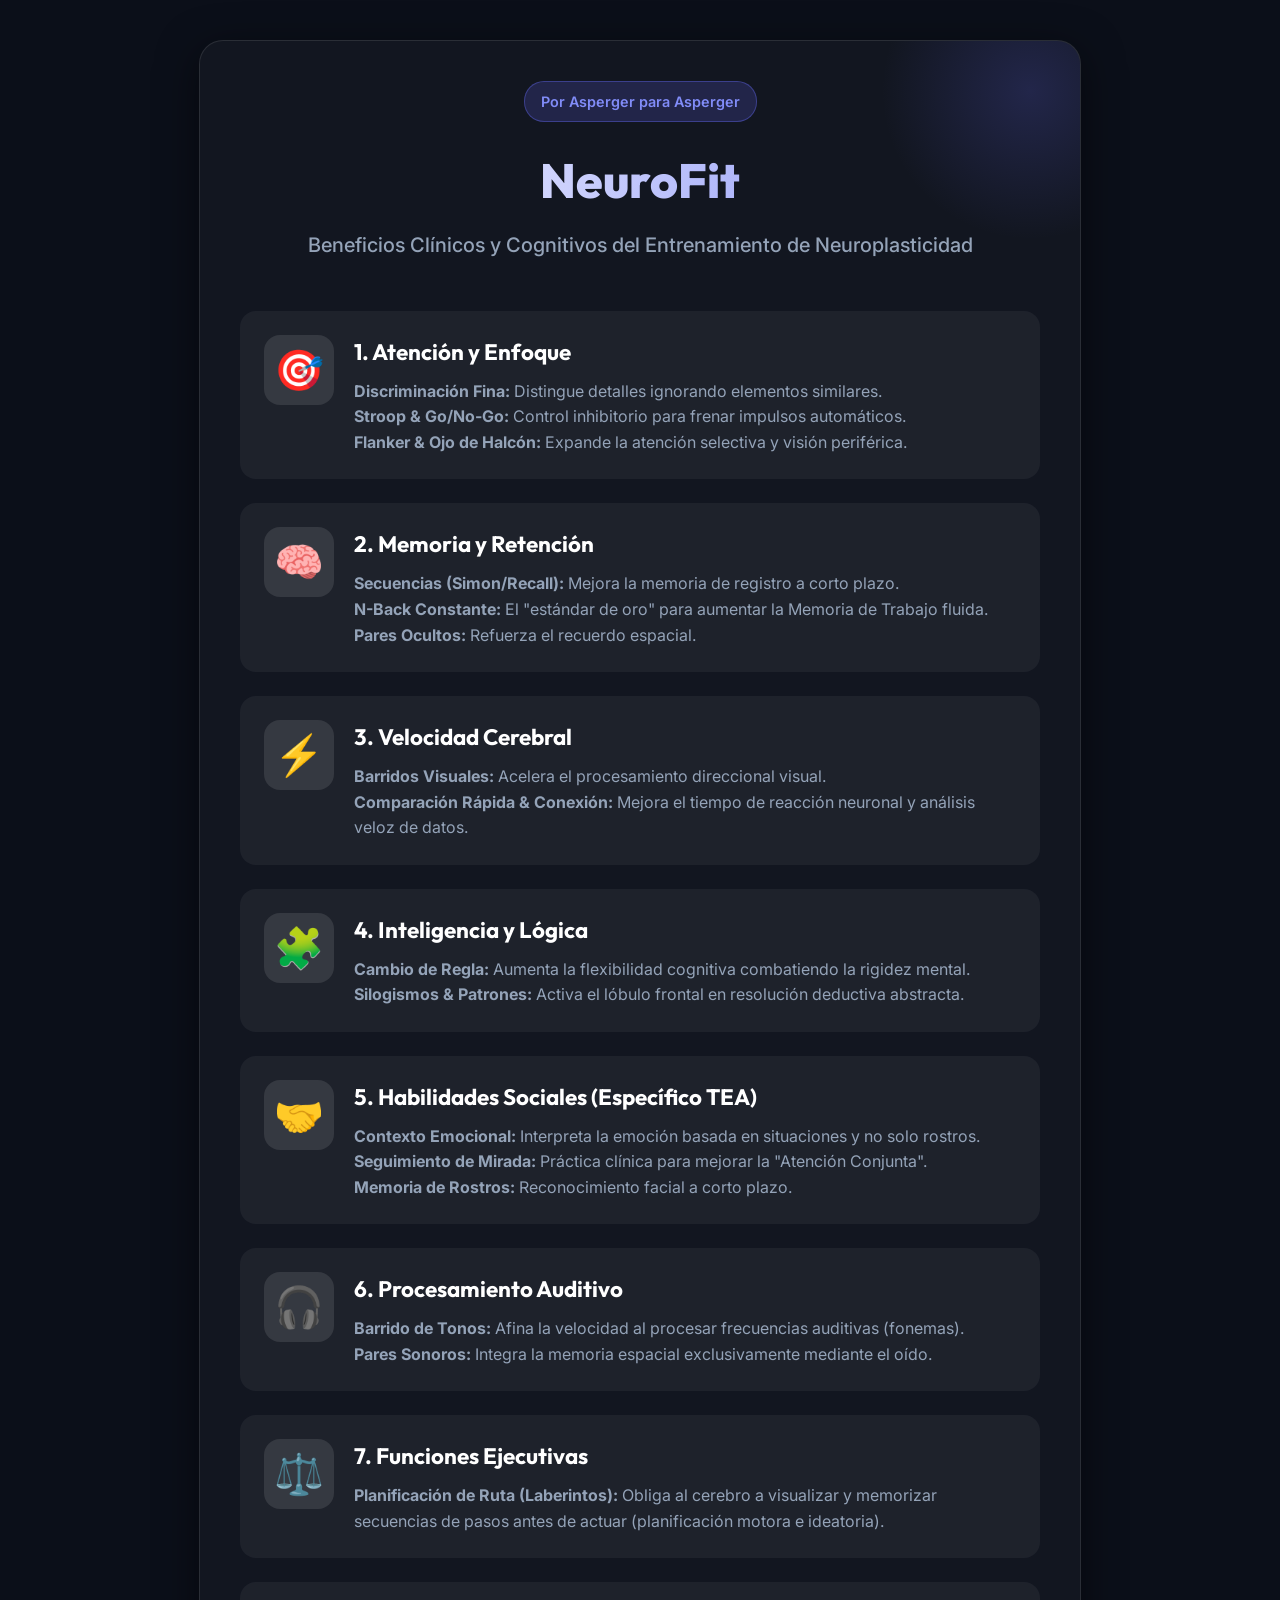
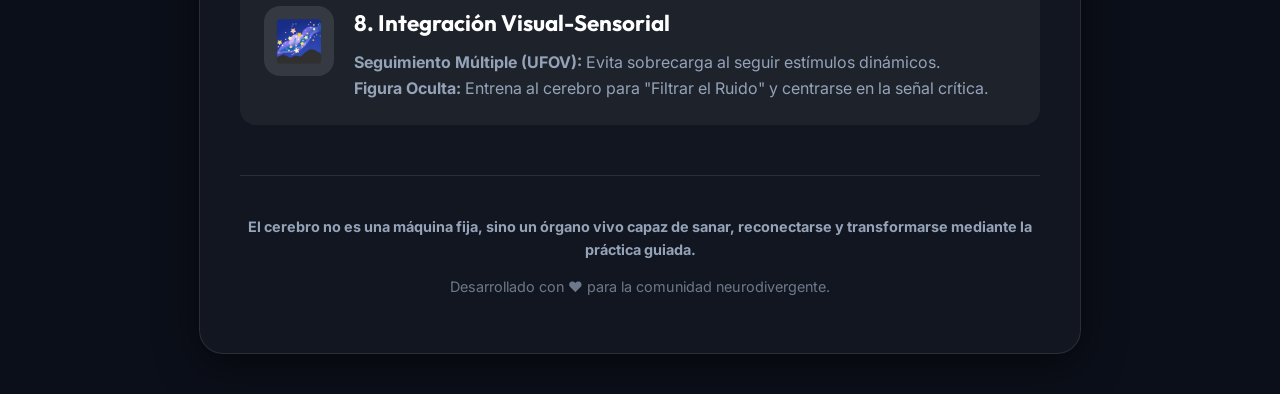
<file: infografia_neurofit.html>
<!DOCTYPE html>
<html lang="es">

<head>
    <meta charset="UTF-8">
    <meta name="viewport" content="width=device-width, initial-scale=1.0">
    <title>NeuroFit - Infografía de Beneficios</title>
    <link
        href="https://fonts.googleapis.com/css2?family=Outfit:wght@300;400;600;800&family=Inter:wght@400;500;700&display=swap"
        rel="stylesheet">
    <style>
        :root {
            --bg-color: #0b0f19;
            --text-primary: #f8fafc;
            --text-secondary: #94a3b8;
            --color-1: #ef4444;
            /* Rojo */
            --color-2: #3b82f6;
            /* Azul */
            --color-3: #10b981;
            /* Verde */
            --color-4: #f59e0b;
            /* Amarillo */
            --color-5: #8b5cf6;
            /* Púrpura */
            --font-heading: 'Outfit', sans-serif;
            --font-body: 'Inter', sans-serif;
        }

        body {
            background-color: var(--bg-color);
            color: var(--text-primary);
            font-family: var(--font-body);
            margin: 0;
            padding: 40px 20px;
            display: flex;
            justify-content: center;
            line-height: 1.6;
        }

        .infographic-container {
            max-width: 800px;
            width: 100%;
            background: rgba(255, 255, 255, 0.03);
            border: 1px solid rgba(255, 255, 255, 0.1);
            border-radius: 24px;
            padding: 40px;
            box-shadow: 0 10px 40px rgba(0, 0, 0, 0.5);
            position: relative;
            overflow: hidden;
        }

        /* Decoraciones de fondo */
        .infographic-container::before {
            content: '';
            position: absolute;
            top: -100px;
            right: -100px;
            width: 300px;
            height: 300px;
            background: radial-gradient(circle, rgba(99, 102, 241, 0.2), transparent 70%);
            border-radius: 50%;
            z-index: 0;
        }

        .header {
            text-align: center;
            margin-bottom: 50px;
            position: relative;
            z-index: 1;
        }

        .header h1 {
            font-family: var(--font-heading);
            font-size: 3rem;
            font-weight: 800;
            margin: 0 0 10px 0;
            background: linear-gradient(to right, #ffffff, #818cf8);
            -webkit-background-clip: text;
            -webkit-text-fill-color: transparent;
        }

        .header p {
            font-size: 1.25rem;
            color: var(--text-secondary);
            margin: 0;
            font-weight: 500;
        }

        .badge {
            display: inline-block;
            background: rgba(99, 102, 241, 0.2);
            color: #818cf8;
            padding: 8px 16px;
            border-radius: 20px;
            font-size: 0.9rem;
            font-weight: 600;
            margin-bottom: 20px;
            border: 1px solid rgba(99, 102, 241, 0.4);
        }

        .benefits-timeline {
            position: relative;
            z-index: 1;
        }

        .benefit-card {
            background: rgba(255, 255, 255, 0.05);
            border-radius: 16px;
            padding: 24px;
            margin-bottom: 24px;
            display: flex;
            align-items: flex-start;
            gap: 20px;
            border-left: 6px solid var(--primary);
            transition: transform 0.3s ease;
        }

        .benefit-card:hover {
            transform: translateX(10px);
            background: rgba(255, 255, 255, 0.08);
        }

        /* Colores específicos para cada tarjeta */
        .card-1 {
            border-left-color: var(--color-1);
        }

        .card-2 {
            border-left-color: var(--color-2);
        }

        .card-3 {
            border-left-color: var(--color-3);
        }

        .card-4 {
            border-left-color: var(--color-4);
        }

        .card-5 {
            border-left-color: var(--color-5);
        }

        .icon-box {
            font-size: 2.5rem;
            background: rgba(255, 255, 255, 0.1);
            width: 70px;
            height: 70px;
            display: flex;
            align-items: center;
            justify-content: center;
            border-radius: 16px;
            flex-shrink: 0;
        }

        .content {
            flex: 1;
        }

        .content h3 {
            font-family: var(--font-heading);
            font-size: 1.4rem;
            margin: 0 0 8px 0;
            color: #ffffff;
        }

        .content p {
            margin: 0;
            color: var(--text-secondary);
            font-size: 1rem;
        }

        .footer {
            text-align: center;
            margin-top: 50px;
            padding-top: 24px;
            border-top: 1px solid rgba(255, 255, 255, 0.1);
            color: var(--text-secondary);
            font-size: 0.9rem;
        }

        /* Responsive */
        @media (max-width: 600px) {
            .benefit-card {
                flex-direction: column;
                align-items: flex-start;
            }

            .header h1 {
                font-size: 2.2rem;
            }
        }
    </style>
</head>

<body>

    <div class="infographic-container">

        <div class="header">
            <div class="badge">Por Asperger para Asperger</div>
            <h1>NeuroFit</h1>
            <p>Beneficios Clínicos y Cognitivos del Entrenamiento de Neuroplasticidad</p>
        </div>

        <div class="benefits-timeline">

            <!-- Atención -->
            <div class="benefit-card card-5">
                <div class="icon-box">🎯</div>
                <div class="content">
                    <h3>1. Atención y Enfoque</h3>
                    <p><b>Discriminación Fina:</b> Distingue detalles ignorando elementos similares.<br>
                        <b>Stroop & Go/No-Go:</b> Control inhibitorio para frenar impulsos automáticos.<br>
                        <b>Flanker & Ojo de Halcón:</b> Expande la atención selectiva y visión periférica.
                    </p>
                </div>
            </div>

            <!-- Memoria -->
            <div class="benefit-card card-4">
                <div class="icon-box">🧠</div>
                <div class="content">
                    <h3>2. Memoria y Retención</h3>
                    <p><b>Secuencias (Simon/Recall):</b> Mejora la memoria de registro a corto plazo.<br>
                        <b>N-Back Constante:</b> El "estándar de oro" para aumentar la Memoria de Trabajo fluida.<br>
                        <b>Pares Ocultos:</b> Refuerza el recuerdo espacial.
                    </p>
                </div>
            </div>

            <!-- Velocidad -->
            <div class="benefit-card card-2">
                <div class="icon-box">⚡</div>
                <div class="content">
                    <h3>3. Velocidad Cerebral</h3>
                    <p><b>Barridos Visuales:</b> Acelera el procesamiento direccional visual.<br>
                        <b>Comparación Rápida & Conexión:</b> Mejora el tiempo de reacción neuronal y análisis veloz de
                        datos.
                    </p>
                </div>
            </div>

            <!-- Lógica -->
            <div class="benefit-card card-3">
                <div class="icon-box">🧩</div>
                <div class="content">
                    <h3>4. Inteligencia y Lógica</h3>
                    <p><b>Cambio de Regla:</b> Aumenta la flexibilidad cognitiva combatiendo la rigidez mental.<br>
                        <b>Silogismos & Patrones:</b> Activa el lóbulo frontal en resolución deductiva abstracta.
                    </p>
                </div>
            </div>

            <!-- Habilidades Sociales -->
            <div class="benefit-card card-1">
                <div class="icon-box">🤝</div>
                <div class="content">
                    <h3>5. Habilidades Sociales (Específico TEA)</h3>
                    <p><b>Contexto Emocional:</b> Interpreta la emoción basada en situaciones y no solo rostros.<br>
                        <b>Seguimiento de Mirada:</b> Práctica clínica para mejorar la "Atención Conjunta".<br>
                        <b>Memoria de Rostros:</b> Reconocimiento facial a corto plazo.
                    </p>
                </div>
            </div>

            <!-- Procesamiento Auditivo -->
            <div class="benefit-card card-5" style="border-left-color: #ec4899;">
                <div class="icon-box">🎧</div>
                <div class="content">
                    <h3>6. Procesamiento Auditivo</h3>
                    <p><b>Barrido de Tonos:</b> Afina la velocidad al procesar frecuencias auditivas (fonemas).<br>
                        <b>Pares Sonoros:</b> Integra la memoria espacial exclusivamente mediante el oído.
                    </p>
                </div>
            </div>

            <!-- Funciones Ejecutivas -->
            <div class="benefit-card card-4" style="border-left-color: #06b6d4;">
                <div class="icon-box">⚖️</div>
                <div class="content">
                    <h3>7. Funciones Ejecutivas</h3>
                    <p><b>Planificación de Ruta (Laberintos):</b> Obliga al cerebro a visualizar y memorizar secuencias
                        de pasos antes de actuar (planificación motora e ideatoria).</p>
                </div>
            </div>

            <!-- Integración Sensorial -->
            <div class="benefit-card card-2" style="border-left-color: #f43f5e;">
                <div class="icon-box">🌌</div>
                <div class="content">
                    <h3>8. Integración Visual-Sensorial</h3>
                    <p><b>Seguimiento Múltiple (UFOV):</b> Evita sobrecarga al seguir estímulos dinámicos.<br>
                        <b>Figura Oculta:</b> Entrena al cerebro para "Filtrar el Ruido" y centrarse en la señal
                        crítica.
                    </p>
                </div>
            </div>

        </div>

        <div class="footer">
            <p><strong>El cerebro no es una máquina fija, sino un órgano vivo capaz de sanar, reconectarse y
                    transformarse mediante la práctica guiada.</strong></p>
            <p style="margin-top: 10px; opacity: 0.7;">Desarrollado con ♥ para la comunidad neurodivergente.</p>
        </div>

    </div>

</body>

</html>
</file>
